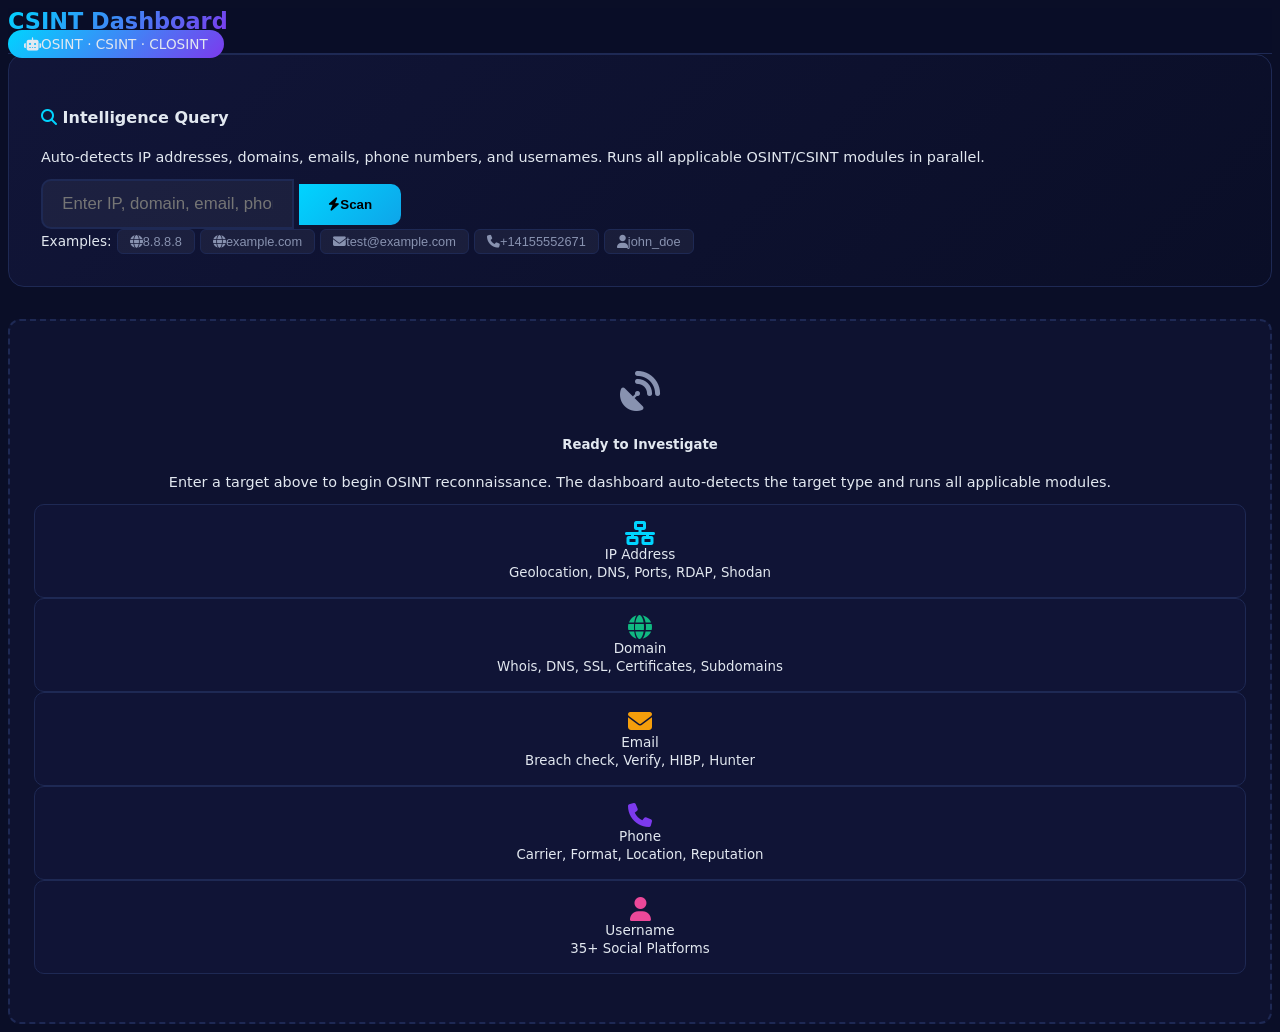
<file: templates/index.html>
<!DOCTYPE html>
<html lang="en" data-bs-theme="dark">
<head>
    <meta charset="UTF-8">
    <meta name="viewport" content="width=device-width, initial-scale=1.0">
    <title>CSINT Intelligence Dashboard</title>
    <link href="https://cdn.replit.com/agent/bootstrap-agent-dark-theme.min.css" rel="stylesheet">
    <link href="https://cdnjs.cloudflare.com/ajax/libs/font-awesome/6.5.1/css/all.min.css" rel="stylesheet">
    <style>
        :root {
            --bg-dark: #0a0e27;
            --bg-card: #12163a;
            --bg-card-hover: #1a1f4e;
            --accent-primary: #00d4ff;
            --accent-secondary: #7c3aed;
            --accent-success: #10b981;
            --accent-warning: #f59e0b;
            --accent-danger: #ef4444;
            --text-muted: #8892b0;
            --border-color: #1e2954;
            --glow-primary: 0 0 20px rgba(0,212,255,0.15);
        }

        body {
            background: var(--bg-dark);
            color: #e2e8f0;
            font-family: 'Segoe UI', system-ui, -apple-system, sans-serif;
            min-height: 100vh;
        }

        .navbar {
            background: rgba(10,14,39,0.95) !important;
            border-bottom: 1px solid var(--border-color);
            backdrop-filter: blur(12px);
        }

        .navbar-brand {
            font-weight: 700;
            font-size: 1.4rem;
            background: linear-gradient(135deg, var(--accent-primary), var(--accent-secondary));
            -webkit-background-clip: text;
            -webkit-text-fill-color: transparent;
            background-clip: text;
        }

        .card {
            background: var(--bg-card);
            border: 1px solid var(--border-color);
            border-radius: 12px;
            box-shadow: 0 4px 24px rgba(0,0,0,0.3);
            transition: border-color 0.3s, box-shadow 0.3s;
        }

        .card:hover {
            border-color: rgba(0,212,255,0.3);
            box-shadow: var(--glow-primary);
        }

        .card-header {
            background: rgba(0,0,0,0.3);
            border-bottom: 1px solid var(--border-color);
            font-weight: 600;
            padding: 0.75rem 1.25rem;
        }

        .search-section {
            background: linear-gradient(135deg, rgba(18,22,58,0.9), rgba(10,14,39,0.9));
            border: 1px solid var(--border-color);
            border-radius: 16px;
            padding: 2rem;
            margin-bottom: 2rem;
        }

        .input-group-custom .form-control {
            background: rgba(255,255,255,0.05);
            border: 2px solid var(--border-color);
            color: #e2e8f0;
            padding: 0.8rem 1.2rem;
            font-size: 1.05rem;
            border-radius: 10px 0 0 10px;
            transition: border-color 0.3s;
        }

        .input-group-custom .form-control:focus {
            border-color: var(--accent-primary);
            box-shadow: 0 0 0 3px rgba(0,212,255,0.1);
            background: rgba(255,255,255,0.08);
        }

        .input-group-custom .btn-primary {
            background: linear-gradient(135deg, var(--accent-primary), #0ea5e9);
            border: none;
            padding: 0.8rem 1.8rem;
            font-weight: 600;
            border-radius: 0 10px 10px 0;
        }

        .input-group-custom .btn-primary:hover {
            transform: translateY(-1px);
            box-shadow: 0 4px 15px rgba(0,212,255,0.3);
        }

        .badge-type {
            background: linear-gradient(135deg, var(--accent-primary), var(--accent-secondary));
            padding: 0.4rem 1rem;
            border-radius: 20px;
            font-size: 0.85rem;
            font-weight: 500;
        }

        .badge-tool {
            background: rgba(0,212,255,0.1);
            color: var(--accent-primary);
            border: 1px solid rgba(0,212,255,0.2);
            padding: 0.3rem 0.8rem;
            border-radius: 6px;
            font-size: 0.75rem;
            font-weight: 500;
            margin: 0.15rem;
            cursor: pointer;
            transition: all 0.2s;
        }

        .badge-tool:hover {
            background: rgba(0,212,255,0.2);
            transform: translateY(-1px);
        }

        .example-btn {
            background: rgba(255,255,255,0.05);
            border: 1px solid var(--border-color);
            color: var(--text-muted);
            padding: 0.25rem 0.75rem;
            border-radius: 6px;
            font-size: 0.8rem;
            cursor: pointer;
            transition: all 0.2s;
        }

        .example-btn:hover {
            background: rgba(0,212,255,0.1);
            border-color: var(--accent-primary);
            color: var(--accent-primary);
        }

        /* Tool Result Card */
        .tool-card {
            background: var(--bg-card);
            border: 1px solid var(--border-color);
            border-radius: 10px;
            margin-bottom: 0.75rem;
            overflow: hidden;
            transition: border-color 0.3s, box-shadow 0.3s;
        }

        .tool-card:hover {
            border-color: rgba(0,212,255,0.25);
        }

        .tool-card-header {
            display: flex;
            align-items: center;
            justify-content: space-between;
            padding: 0.75rem 1.25rem;
            cursor: pointer;
            user-select: none;
            background: rgba(0,0,0,0.2);
            border-bottom: 1px solid transparent;
            transition: background 0.2s;
        }

        .tool-card-header:hover {
            background: rgba(0,0,0,0.35);
        }

        .tool-card-header.expanded {
            border-bottom-color: var(--border-color);
        }

        .tool-card-header .tool-name {
            font-size: 0.95rem;
            font-weight: 600;
            display: flex;
            align-items: center;
            gap: 0.5rem;
        }

        .tool-card-header .tool-status {
            font-size: 0.75rem;
            padding: 0.2rem 0.6rem;
            border-radius: 4px;
            font-weight: 500;
        }

        .tool-status.success {
            background: rgba(16,185,129,0.15);
            color: var(--accent-success);
            border: 1px solid rgba(16,185,129,0.3);
        }

        .tool-status.error {
            background: rgba(239,68,68,0.15);
            color: var(--accent-danger);
            border: 1px solid rgba(239,68,68,0.3);
        }

        .tool-status.pending {
            background: rgba(245,158,11,0.15);
            color: var(--accent-warning);
            border: 1px solid rgba(245,158,11,0.3);
        }

        .tool-status.empty {
            background: rgba(136,146,176,0.15);
            color: var(--text-muted);
            border: 1px solid rgba(136,146,176,0.3);
        }

        .tool-card-body {
            padding: 0 1.25rem;
            max-height: 0;
            overflow: hidden;
            transition: max-height 0.35s ease, padding 0.35s ease;
        }

        .tool-card-body.open {
            max-height: 2000px;
            padding: 1rem 1.25rem;
        }

        .tool-card-body pre {
            background: rgba(0,0,0,0.4);
            border: 1px solid rgba(30,41,84,0.5);
            border-radius: 8px;
            padding: 1rem;
            font-size: 0.8rem;
            font-family: 'Fira Code', 'Consolas', monospace;
            color: #e2e8f0;
            max-height: 400px;
            overflow-y: auto;
            margin: 0;
            white-space: pre-wrap;
            word-break: break-all;
        }

        .tool-card-body pre::-webkit-scrollbar {
            width: 5px;
        }
        .tool-card-body pre::-webkit-scrollbar-track {
            background: var(--bg-dark);
            border-radius: 3px;
        }
        .tool-card-body pre::-webkit-scrollbar-thumb {
            background: var(--border-color);
            border-radius: 3px;
        }

        /* Key-value result rows */
        .result-row {
            display: flex;
            padding: 0.4rem 0;
            border-bottom: 1px solid rgba(30,41,84,0.3);
            font-size: 0.85rem;
        }
        .result-row:last-child {
            border-bottom: none;
        }
        .result-key {
            color: var(--text-muted);
            min-width: 180px;
            font-family: 'Fira Code', 'Consolas', monospace;
            flex-shrink: 0;
        }
        .result-value {
            color: #e2e8f0;
            word-break: break-word;
        }
        .result-value.string { color: var(--accent-success); }
        .result-value.number { color: var(--accent-primary); }
        .result-value.boolean-true { color: var(--accent-success); }
        .result-value.boolean-false { color: var(--accent-danger); }
        .result-value.null { color: var(--text-muted); font-style: italic; }
        .result-value.array { color: var(--accent-warning); }
        .result-value.object { color: var(--accent-secondary); }

        /* Summary bar */
        .summary-bar {
            display: flex;
            flex-wrap: wrap;
            gap: 0.5rem;
            margin-bottom: 1.25rem;
            padding: 1rem 1.25rem;
            background: rgba(18,22,58,0.6);
            border: 1px solid var(--border-color);
            border-radius: 10px;
        }

        .summary-item {
            display: flex;
            align-items: center;
            gap: 0.4rem;
            font-size: 0.8rem;
            padding: 0.25rem 0.75rem;
            border-radius: 6px;
            background: rgba(255,255,255,0.03);
            border: 1px solid rgba(30,41,84,0.4);
        }

        .summary-item .count {
            font-weight: 700;
            font-size: 0.9rem;
        }

        .summary-item.success .count { color: var(--accent-success); }
        .summary-item.error .count { color: var(--accent-danger); }
        .summary-item.pending .count { color: var(--accent-warning); }
        .summary-item.total .count { color: var(--accent-primary); }

        /* Search chips for tools */
        .tool-filter-chips {
            display: flex;
            flex-wrap: wrap;
            gap: 0.35rem;
            margin-bottom: 1rem;
        }

        .tool-filter-chip {
            font-size: 0.72rem;
            padding: 0.2rem 0.6rem;
            border-radius: 4px;
            border: 1px solid var(--border-color);
            background: rgba(255,255,255,0.03);
            color: var(--text-muted);
            cursor: pointer;
            transition: all 0.2s;
        }

        .tool-filter-chip:hover,
        .tool-filter-chip.active {
            border-color: var(--accent-primary);
            color: var(--accent-primary);
            background: rgba(0,212,255,0.08);
        }

        .tool-filter-chip.success { border-left: 3px solid var(--accent-success); }
        .tool-filter-chip.error { border-left: 3px solid var(--accent-danger); }
        .tool-filter-chip.pending { border-left: 3px solid var(--accent-warning); }

        /* Empty state */
        .empty-state-card {
            background: rgba(18,22,58,0.5);
            border: 2px dashed var(--border-color);
            border-radius: 12px;
            padding: 3rem 1.5rem;
            text-align: center;
            transition: all 0.3s;
        }

        .empty-state-card:hover {
            border-color: rgba(0,212,255,0.2);
        }

        .empty-state-icon {
            font-size: 2.5rem;
            color: var(--text-muted);
            margin-bottom: 1rem;
        }

        .target-type-card {
            background: rgba(18,22,58,0.7);
            border: 1px solid var(--border-color);
            border-radius: 10px;
            padding: 1rem;
            cursor: pointer;
            transition: all 0.3s;
        }

        .target-type-card:hover {
            border-color: var(--accent-primary);
            transform: translateY(-2px);
            box-shadow: var(--glow-primary);
        }

        .spinner-custom {
            width: 2.5rem;
            height: 2.5rem;
            border: 3px solid var(--border-color);
            border-top: 3px solid var(--accent-primary);
            border-radius: 50%;
            animation: spin 0.8s linear infinite;
        }

        @keyframes spin {
            to { transform: rotate(360deg); }
        }

        .auto-detect-badge {
            position: absolute;
            right: 1rem;
            top: 50%;
            transform: translateY(-50%);
            z-index: 10;
        }

        .copy-btn, .download-btn {
            background: rgba(255,255,255,0.05);
            border: 1px solid var(--border-color);
            color: var(--text-muted);
            padding: 0.3rem 0.7rem;
            border-radius: 6px;
            font-size: 0.8rem;
            cursor: pointer;
            transition: all 0.2s;
        }

        .copy-btn:hover, .download-btn:hover {
            background: rgba(0,212,255,0.1);
            border-color: var(--accent-primary);
            color: var(--accent-primary);
        }

        /* Module count badge */
        .module-count-badge {
            font-size: 0.75rem;
            background: rgba(0,212,255,0.1);
            color: var(--accent-primary);
            border: 1px solid rgba(0,212,255,0.2);
            padding: 0.2rem 0.6rem;
            border-radius: 4px;
        }

        /* Tool tiping dots */
        .typing-dots::after {
            content: '';
            animation: dots 1.5s steps(3, end) infinite;
        }
        @keyframes dots {
            0%   { content: ''; }
            33%  { content: '.'; }
            66%  { content: '..'; }
            100% { content: '...'; }
        }
    </style>
</head>
<body>
    <nav class="navbar navbar-expand-lg">
        <div class="container">
            <a class="navbar-brand" href="/">
                <i class="fas fa-shield-hal me-2"></i>CSINT Dashboard
            </a>
            <div class="d-flex align-items-center gap-2">
                <span class="badge-type">
                    <i class="fas fa-robot me-1"></i>OSINT · CSINT · CLOSINT
                </span>
            </div>
        </div>
    </nav>

    <div class="container py-4">
        <!-- Search Section -->
        <div class="search-section">
            <h4 class="mb-3">
                <i class="fas fa-search me-2" style="color: var(--accent-primary);"></i>
                Intelligence Query
            </h4>
            <p class="text-muted mb-3" style="font-size: 0.9rem;">
                Auto-detects IP addresses, domains, emails, phone numbers, and usernames.
                Runs all applicable OSINT/CSINT modules in parallel.
            </p>

            <div class="position-relative">
                <div class="input-group input-group-custom">
                    <input type="text" id="targetInput" class="form-control"
                           placeholder="Enter IP, domain, email, phone (+1...), or username..."
                           autocomplete="off">
                    <button class="btn btn-primary" onclick="runAll()">
                        <i class="fas fa-bolt me-2"></i>Scan
                    </button>
                </div>
                <div class="auto-detect-badge" id="autoDetectBadge" style="display:none;">
                    <span class="badge-type" id="detectLabel"></span>
                </div>
            </div>

            <div class="d-flex flex-wrap gap-2 mt-3 align-items-center">
                <span class="text-muted" style="font-size: 0.85rem;">Examples:</span>
                <button class="example-btn" onclick="fillExample('8.8.8.8')">
                    <i class="fas fa-globe me-1"></i>8.8.8.8
                </button>
                <button class="example-btn" onclick="fillExample('example.com')">
                    <i class="fas fa-globe me-1"></i>example.com
                </button>
                <button class="example-btn" onclick="fillExample('test@example.com')">
                    <i class="fas fa-envelope me-1"></i>test@example.com
                </button>
                <button class="example-btn" onclick="fillExample('+14155552671')">
                    <i class="fas fa-phone me-1"></i>+14155552671
                </button>
                <button class="example-btn" onclick="fillExample('john_doe')">
                    <i class="fas fa-user me-1"></i>john_doe
                </button>
            </div>
        </div>

        <!-- Loading Indicator -->
        <div id="loadingIndicator" class="text-center py-5" style="display:none;">
            <div class="spinner-custom mx-auto mb-3"></div>
            <p class="text-muted" id="loadingStatus">Running intelligence sweep...</p>
            <div class="progress" style="height: 4px; max-width: 300px; margin: 0 auto; background: var(--border-color);">
                <div class="progress-bar" style="width: 100%; background: linear-gradient(90deg, var(--accent-primary), var(--accent-secondary)); animation: progress-bar-stripes 1s linear infinite;"></div>
            </div>
            <div class="mt-2">
                <span class="badge-tool" id="loadingModuleCount">0 / 0 modules</span>
            </div>
        </div>

        <!-- Error Message -->
        <div id="errorMessage" class="alert alert-danger" style="display:none; border-radius: 10px;">
            <i class="fas fa-exclamation-triangle me-2"></i>
            <span id="errorText"></span>
            <button type="button" class="btn-close float-end" onclick="document.getElementById('errorMessage').style.display='none'" style="filter: invert(1);"></button>
        </div>

        <!-- Results Container -->
        <div id="resultsContainer"></div>

        <!-- Empty State -->
        <div id="emptyState">
            <div class="row g-3">
                <div class="col-12">
                    <div class="empty-state-card">
                        <div class="empty-state-icon">
                            <i class="fas fa-satellite-dish"></i>
                        </div>
                        <h5 class="mb-2">Ready to Investigate</h5>
                        <p class="text-muted mb-4" style="font-size: 0.9rem;">
                            Enter a target above to begin OSINT reconnaissance.
                            The dashboard auto-detects the target type and runs all applicable modules.
                        </p>
                        <div class="row g-2 justify-content-center">
                            <div class="col-auto">
                                <div class="target-type-card" onclick="fillExample('8.8.8.8')">
                                    <i class="fas fa-network-wired mb-2" style="color: var(--accent-primary); font-size: 1.5rem;"></i>
                                    <div style="font-size: 0.85rem;">IP Address</div>
                                    <small class="text-muted">Geolocation, DNS, Ports, RDAP, Shodan</small>
                                </div>
                            </div>
                            <div class="col-auto">
                                <div class="target-type-card" onclick="fillExample('example.com')">
                                    <i class="fas fa-globe mb-2" style="color: var(--accent-success); font-size: 1.5rem;"></i>
                                    <div style="font-size: 0.85rem;">Domain</div>
                                    <small class="text-muted">Whois, DNS, SSL, Certificates, Subdomains</small>
                                </div>
                            </div>
                            <div class="col-auto">
                                <div class="target-type-card" onclick="fillExample('test@example.com')">
                                    <i class="fas fa-envelope mb-2" style="color: var(--accent-warning); font-size: 1.5rem;"></i>
                                    <div style="font-size: 0.85rem;">Email</div>
                                    <small class="text-muted">Breach check, Verify, HIBP, Hunter</small>
                                </div>
                            </div>
                            <div class="col-auto">
                                <div class="target-type-card" onclick="fillExample('+14155552671')">
                                    <i class="fas fa-phone mb-2" style="color: var(--accent-secondary); font-size: 1.5rem;"></i>
                                    <div style="font-size: 0.85rem;">Phone</div>
                                    <small class="text-muted">Carrier, Format, Location, Reputation</small>
                                </div>
                            </div>
                            <div class="col-auto">
                                <div class="target-type-card" onclick="fillExample('john_doe')">
                                    <i class="fas fa-user mb-2" style="color: #ec4899; font-size: 1.5rem;"></i>
                                    <div style="font-size: 0.85rem;">Username</div>
                                    <small class="text-muted">35+ Social Platforms</small>
                                </div>
                            </div>
                        </div>
                    </div>
                </div>
            </div>
        </div>
    </div>

    <script>
        let currentResults = null;
        let debounceTimer = null;

        // ─── Auto-detect on input ───────────────────────────────────────────
        document.getElementById('targetInput').addEventListener('input', function() {
            const val = this.value.trim();
            const badge = document.getElementById('autoDetectBadge');
            const label = document.getElementById('detectLabel');

            clearTimeout(debounceTimer);
            if (val.length < 3) {
                badge.style.display = 'none';
                return;
            }

            debounceTimer = setTimeout(() => {
                fetch(`/api/classify?target=${encodeURIComponent(val)}`)
                    .then(r => r.json())
                    .then(data => {
                        if (data.type) {
                            const icons = {
                                ip: 'fa-network-wired',
                                domain: 'fa-globe',
                                email: 'fa-envelope',
                                phone: 'fa-phone',
                                username: 'fa-user'
                            };
                            label.innerHTML = `<i class="fas ${icons[data.type] || 'fa-question'} me-1"></i>${data.type}`;
                            badge.style.display = 'block';
                        }
                    })
                    .catch(() => {});
            }, 300);
        });

        // Enter key
        document.getElementById('targetInput').addEventListener('keydown', function(e) {
            if (e.key === 'Enter') runAll();
        });

        function fillExample(value) {
            document.getElementById('targetInput').value = value;
            runAll();
        }

        // ─── Main scan ──────────────────────────────────────────────────────
        function runAll() {
            const target = document.getElementById('targetInput').value.trim();
            if (!target) return;

            document.getElementById('emptyState').style.display = 'none';
            document.getElementById('errorMessage').style.display = 'none';
            document.getElementById('loadingIndicator').style.display = 'block';
            document.getElementById('loadingStatus').textContent = 'Running intelligence sweep...';
            document.getElementById('resultsContainer').innerHTML = '';

            fetch(`/api/all?target=${encodeURIComponent(target)}`)
                .then(r => r.json())
                .then(data => {
                    document.getElementById('loadingIndicator').style.display = 'none';
                    if (data.error) {
                        showError(data.error);
                        return;
                    }
                    currentResults = data;
                    renderResults(data);
                })
                .catch(err => {
                    document.getElementById('loadingIndicator').style.display = 'none';
                    showError('Connection error: ' + err.message);
                });
        }

        function showError(msg) {
            document.getElementById('errorText').textContent = msg;
            document.getElementById('errorMessage').style.display = 'block';
        }

        // ─── Render results ─────────────────────────────────────────────────
        function renderResults(data) {
            const container = document.getElementById('resultsContainer');
            const { target, type, results } = data;

            const typeIcons = {
                ip: 'fa-network-wired',
                domain: 'fa-globe',
                email: 'fa-envelope',
                phone: 'fa-phone',
                username: 'fa-user'
            };

            // Compute summary stats
            let successCount = 0, errorCount = 0, pendingCount = 0, emptyCount = 0, totalCount = 0;
            if (results && typeof results === 'object') {
                const entries = Object.entries(results);
                totalCount = entries.length;
                for (const [, toolData] of entries) {
                    if (!toolData || (typeof toolData === 'object' && Object.keys(toolData).length === 0)) {
                        emptyCount++;
                    } else if (toolData.error) {
                        errorCount++;
                    } else if (toolData.status === 'pending') {
                        pendingCount++;
                    } else {
                        successCount++;
                    }
                }
            }

            // Determine the list of tool names for filter chips
            const toolNames = results ? Object.keys(results) : [];

            // ─── HEADER ─────────────────────────────────────────────────────
            let html = `
                <div class="d-flex justify-content-between align-items-center mb-3 flex-wrap gap-2">
                    <div>
                        <h4 class="mb-0">
                            <i class="fas ${typeIcons[type] || 'fa-search'} me-2" style="color: var(--accent-primary);"></i>
                            ${escapeHtml(target)}
                        </h4>
                        <span class="badge-type mt-1 d-inline-block">
                            <i class="fas ${typeIcons[type] || 'fa-search'} me-1"></i>${escapeHtml(type)}
                        </span>
                        <span class="module-count-badge ms-2">${totalCount} modules</span>
                    </div>
                    <div class="d-flex gap-2">
                        <button class="copy-btn" onclick="copyResults()">
                            <i class="fas fa-copy me-1"></i>Copy
                        </button>
                        <button class="download-btn" onclick="downloadResults()">
                            <i class="fas fa-download me-1"></i>JSON
                        </button>
                    </div>
                </div>
            `;

            // ─── SUMMARY BAR ────────────────────────────────────────────────
            html += `
                <div class="summary-bar">
                    <div class="summary-item total">
                        <i class="fas fa-cube" style="color: var(--accent-primary);"></i>
                        Total: <span class="count">${totalCount}</span>
                    </div>
                    <div class="summary-item success">
                        <i class="fas fa-check-circle" style="color: var(--accent-success);"></i>
                        Success: <span class="count">${successCount}</span>
                    </div>
                    <div class="summary-item error">
                        <i class="fas fa-exclamation-circle" style="color: var(--accent-danger);"></i>
                        Errors: <span class="count">${errorCount}</span>
                    </div>
                    <div class="summary-item pending">
                        <i class="fas fa-hourglass-half" style="color: var(--accent-warning);"></i>
                        Pending: <span class="count">${pendingCount}</span>
                    </div>
                    <div class="summary-item" style="border-color: rgba(136,146,176,0.3);">
                        <i class="fas fa-empty-set" style="color: var(--text-muted);"></i>
                        Empty: <span class="count" style="color: var(--text-muted);">${emptyCount}</span>
                    </div>
                </div>
            `;

            // ─── TOOL FILTER CHIPS ──────────────────────────────────────────
            if (toolNames.length > 10) {
                html += `<div class="tool-filter-chips mb-3" id="toolFilterChips">`;
                html += `<span class="text-muted" style="font-size:0.75rem;margin-right:0.25rem;">Filter:</span>`;
                html += `<span class="tool-filter-chip active" onclick="filterTools('all')" data-filter="all">All (${totalCount})</span>`;
                html += `<span class="tool-filter-chip success" onclick="filterTools('success')" data-filter="success">Success (${successCount})</span>`;
                html += `<span class="tool-filter-chip error" onclick="filterTools('error')" data-filter="error">Error (${errorCount})</span>`;
                html += `<span class="tool-filter-chip pending" onclick="filterTools('pending')" data-filter="pending">Pending (${pendingCount})</span>`;
                html += `</div>`;
            }

            // ─── TOOL RESULT CARDS ─────────────────────────────────────────
            html += `<div id="toolCardsContainer">`;

            for (const [toolName, toolData] of Object.entries(results || {})) {
                const isEmpty = !toolData || (typeof toolData === 'object' && Object.keys(toolData).length === 0);
                const isError = toolData && toolData.error;
                const isPending = toolData && toolData.status === 'pending';

                let statusClass = 'success';
                let statusLabel = 'Success';
                if (isEmpty) { statusClass = 'empty'; statusLabel = 'Empty'; }
                else if (isError) { statusClass = 'error'; statusLabel = 'Error'; }
                else if (isPending) { statusClass = 'pending'; statusLabel = 'Pending'; }

                const toolIcon = getToolIcon(toolName);

                html += `
                    <div class="tool-card" data-tool="${escapeHtml(toolName)}" data-status="${statusClass}">
                        <div class="tool-card-header" onclick="toggleToolCard(this)">
                            <div class="tool-name">
                                <i class="fas ${toolIcon}" style="color: var(--accent-primary); width: 1.2rem;"></i>
                                <span>${escapeHtml(formatToolName(toolName))}</span>
                            </div>
                            <div class="d-flex align-items-center gap-2">
                                <span class="tool-status ${statusClass}">${statusLabel}</span>
                                <i class="fas fa-chevron-down" style="color: var(--text-muted); font-size: 0.75rem; transition: transform 0.3s;"></i>
                            </div>
                        </div>
                        <div class="tool-card-body">
                            ${renderToolBody(toolData, isEmpty, isError)}
                        </div>
                    </div>
                `;
            }

            html += `</div>`; // end toolCardsContainer

            container.innerHTML = html;
        }

        // ─── Render individual tool body ────────────────────────────────────
        function renderToolBody(toolData, isEmpty, isError) {
            if (isEmpty) {
                return `<p class="text-muted mb-0" style="font-size: 0.85rem;"><i class="fas fa-inbox me-1"></i>No data returned from this module.</p>`;
            }

            if (isError) {
                const errMsg = typeof toolData.error === 'string' ? toolData.error : JSON.stringify(toolData.error, null, 2);
                return `
                    <div class="d-flex align-items-start gap-2">
                        <i class="fas fa-exclamation-triangle" style="color: var(--accent-danger); margin-top: 0.15rem;"></i>
                        <div>
                            <p class="mb-1" style="color: var(--accent-danger); font-weight: 600; font-size: 0.85rem;">Module Error</p>
                            <pre style="color: var(--accent-danger);">${escapeHtml(errMsg)}</pre>
                        </div>
                    </div>
                `;
            }

            // If it's a flat key-value object (most OSINT tools return this)
            if (typeof toolData === 'object' && !Array.isArray(toolData) && toolData !== null) {
                const keys = Object.keys(toolData);
                if (keys.length > 0 && keys.every(k => typeof toolData[k] !== 'object' || toolData[k] === null || Array.isArray(toolData[k]))) {
                    // Render as key-value rows
                    let rows = '<div style="font-size: 0.85rem;">';
                    for (const [key, val] of Object.entries(toolData)) {
                        const displayVal = formatValue(val);
                        const valClass = getValueClass(val);
                        rows += `
                            <div class="result-row">
                                <span class="result-key">${escapeHtml(key)}</span>
                                <span class="result-value ${valClass}">${displayVal}</span>
                            </div>
                        `;
                    }
                    rows += '</div>';
                    return rows;
                }
            }

            // Fallback: pretty-printed JSON
            return `<pre>${escapeHtml(JSON.stringify(toolData, null, 2))}</pre>`;
        }

        // ─── Helpers ────────────────────────────────────────────────────────
        function formatToolName(name) {
            return name
                .replace(/_/g, ' ')
                .replace(/-/g, ' ')
                .replace(/\b\w/g, c => c.toUpperCase());
        }

        function getToolIcon(name) {
            const lower = name.toLowerCase();
            if (lower.includes('ip') || lower.includes('geo')) return 'fa-globe-americas';
            if (lower.includes('dns') || lower.includes('whois')) return 'fa-network-wired';
            if (lower.includes('port') || lower.includes('shodan')) return 'fa-plug';
            if (lower.includes('email') || lower.includes('mail') || lower.includes('hunter')) return 'fa-envelope';
            if (lower.includes('breach') || lower.includes('hibp') || lower.includes('leak')) return 'fa-shield-hal';
            if (lower.includes('phone') || lower.includes('carrier')) return 'fa-phone';
            if (lower.includes('social') || lower.includes('username') || lower.includes('github') || lower.includes('twitter')) return 'fa-users';
            if (lower.includes('cert') || lower.includes('ssl') || lower.includes('tls')) return 'fa-lock';
            if (lower.includes('subdomain')) return 'fa-sitemap';
            if (lower.includes('header') || lower.includes('http')) return 'fa-code';
            if (lower.includes('screenshot') || lower.includes('screen')) return 'fa-camera';
            return 'fa-puzzle-piece';
        }

        function getValueClass(val) {
            if (val === null || val === undefined) return 'null';
            if (typeof val === 'boolean') return val ? 'boolean-true' : 'boolean-false';
            if (typeof val === 'number') return 'number';
            if (typeof val === 'string') return 'string';
            if (Array.isArray(val)) return 'array';
            return 'object';
        }

        function formatValue(val) {
            if (val === null || val === undefined) return 'null';
            if (typeof val === 'boolean') return val ? 'true' : 'false';
            if (typeof val === 'number') return val.toString();
            if (typeof val === 'string') return escapeHtml(val);
            if (Array.isArray(val)) {
                if (val.length === 0) return '<span class="text-muted">[]</span>';
                return `[${val.map(v => typeof v === 'string' ? `"${escapeHtml(v)}"` : formatValue(v)).join(', ')}]`;
            }
            if (typeof val === 'object') {
                const keys = Object.keys(val);
                if (keys.length === 0) return '<span class="text-muted">{}</span>';
                return `<span class="text-muted">{${keys.length} keys}</span>`;
            }
            return escapeHtml(String(val));
        }

        function escapeHtml(str) {
            const div = document.createElement('div');
            div.textContent = str;
            return div.innerHTML;
        }

        // ─── Toggle tool card expansion ─────────────────────────────────────
        function toggleToolCard(headerEl) {
            const body = headerEl.nextElementSibling;
            const icon = headerEl.querySelector('.fa-chevron-down');
            const isOpen = body.classList.contains('open');

            body.classList.toggle('open');
            headerEl.classList.toggle('expanded');
            if (icon) {
                icon.style.transform = isOpen ? 'rotate(0deg)' : 'rotate(180deg)';
            }
        }

        // ─── Filter tools by status ─────────────────────────────────────────
        function filterTools(status) {
            // Update chip active state
            document.querySelectorAll('.tool-filter-chip').forEach(chip => {
                chip.classList.toggle('active', chip.dataset.filter === status);
            });

            document.querySelectorAll('.tool-card').forEach(card => {
                if (status === 'all') {
                    card.style.display = '';
                } else {
                    card.style.display = card.dataset.status === status ? '' : 'none';
                }
            });
        }

        // ─── Copy results ───────────────────────────────────────────────────
        function copyResults() {
            if (!currentResults) return;
            const text = JSON.stringify(currentResults, null, 2);
            navigator.clipboard.writeText(text).then(() => {
                const btn = document.querySelector('.copy-btn');
                const orig = btn.innerHTML;
                btn.innerHTML = '<i class="fas fa-check me-1"></i>Copied!';
                setTimeout(() => btn.innerHTML = orig, 2000);
            }).catch(() => {
                // Fallback
                const ta = document.createElement('textarea');
                ta.value = text;
                document.body.appendChild(ta);
                ta.select();
                document.execCommand('copy');
                document.body.removeChild(ta);
            });
        }

        // ─── Download results as JSON ──────────────────────────────────────
        function downloadResults() {
            if (!currentResults) return;
            const blob = new Blob([JSON.stringify(currentResults, null, 2)], { type: 'application/json' });
            const url = URL.createObjectURL(blob);
            const a = document.createElement('a');
            a.href = url;
            a.download = `csint_${currentResults.target || 'results'}.json`;
            document.body.appendChild(a);
            a.click();
            document.body.removeChild(a);
            URL.revokeObjectURL(url);
        }
    </script>
</body>
</html>
</file>
